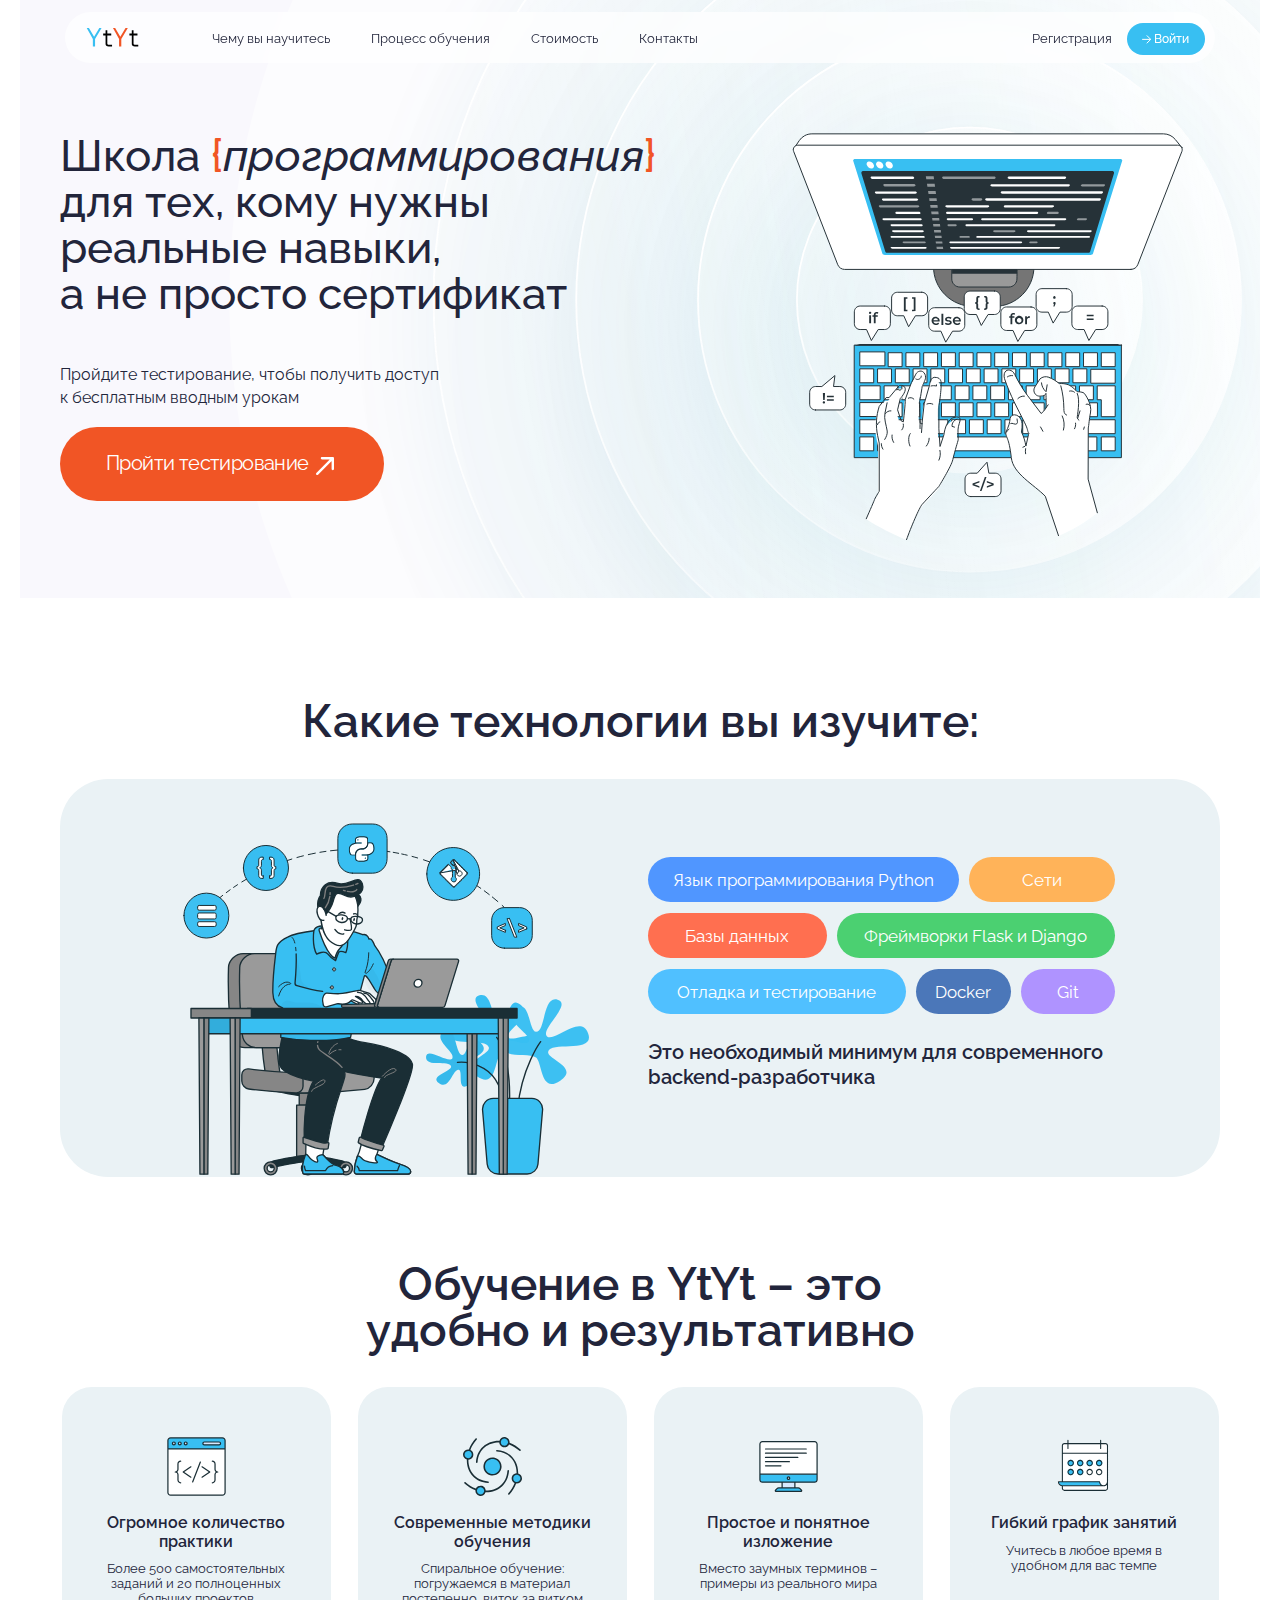
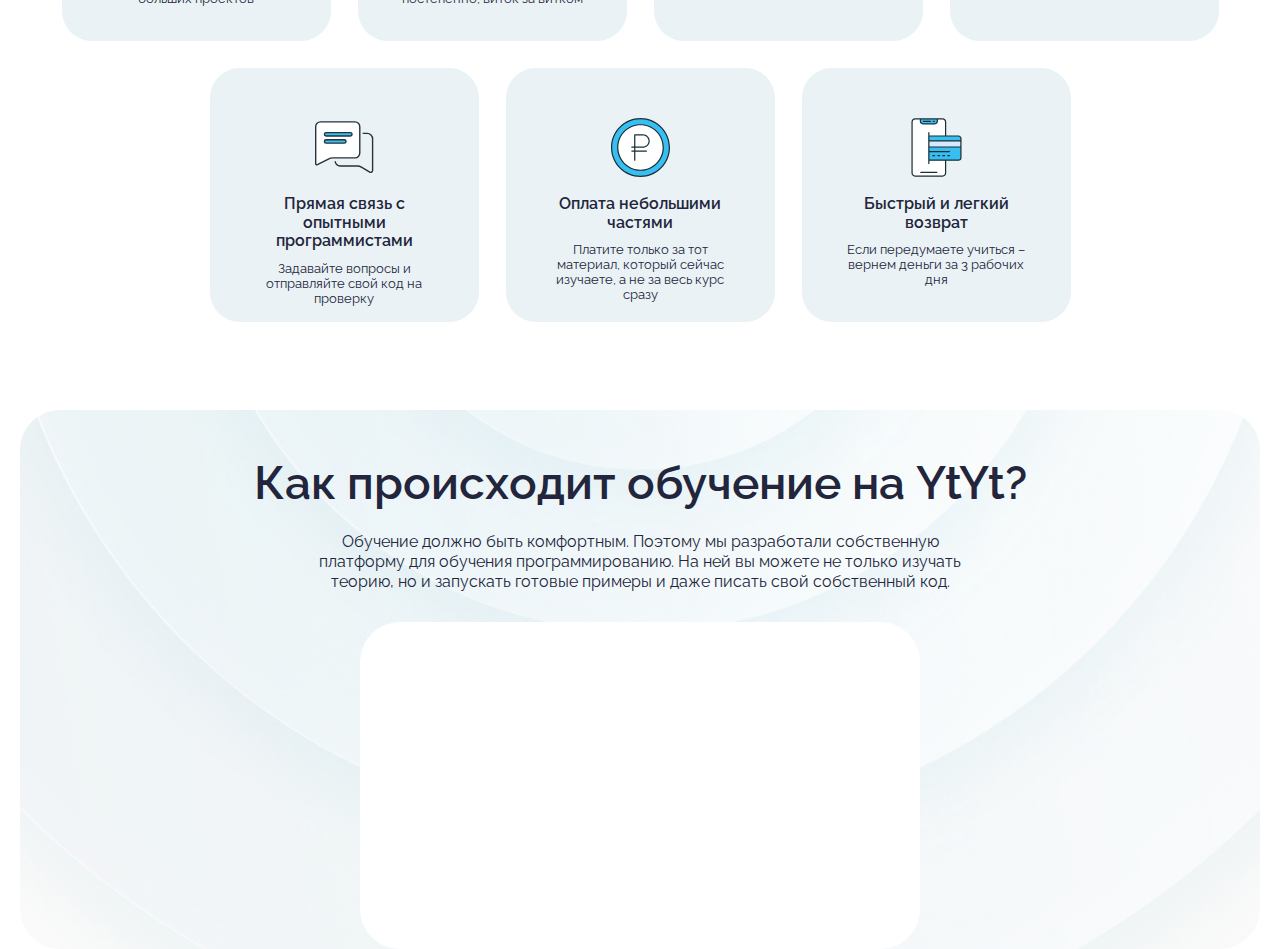
<file: index.html>
<!DOCTYPE html>
<html lang="ru">
  <head>
    <meta charset="UTF-8" />
    <meta name="viewport" content="width=device-width, initial-scale=1.0" />
    <meta
      name="description"
      content="Страница предлогает современные курсы по некоторым IT профессиям"
    />
    <title>Online Coding School</title>
    <link rel="preconnect" href="https://fonts.googleapis.com" />
    <link rel="preconnect" href="https://fonts.gstatic.com" crossorigin />
    <link
      href="https://fonts.googleapis.com/css2?family=Raleway:wght@600&display=swap"
      rel="stylesheet"
    />

    <link rel="icon" href="./images/piton.ico" sizes="any" />
    <link rel="icon" href="./images/piton.svg" type="image/svg+xml" />
    <link rel="apple-touch-icon" href="./images/piton.png" />

    <link rel="stylesheet" href="./style/main.css" />
    <link rel="stylesheet" href="./style/templates.css" />
    <link rel="stylesheet" href="./style/media.css" />
  </head>
  <body>
    <main class="conteiner">
      <header class="header" id="header">
        <a href="#!" class="header__logo-link">
          <img
            src="./images/new-svg/logo.svg"
            alt="Логотип компании"
            class="header__logo-img"
          />
        </a>
        <nav class="header__navigation">
          <ul class="header__nav-list">
            <li class="header__list-item">
              <a href="#!" class="header__list-link">Чему вы научитесь</a>
            </li>
            <li class="header__list-item">
              <a href="#!" class="header__list-link">Процесс обучения</a>
            </li>
            <li class="header__list-item">
              <a href="#!" class="header__list-link">Стоимость</a>
            </li>
            <li class="header__list-item">
              <a href="#!" class="header__list-link">Контакты</a>
            </li>

            <li class="header__list-item header__list-item_end">
              <a href="#!" class="header__list-link">Регистрация</a>
            </li>
            <li class="header__list-item">
              <a href="#!" class="header__list-item_button-style header__list-link">Войти</a>
            </li>
          </ul>
        </nav>

        <button class="menu-btn" id="mobile-nav-btn">
          <span></span>
          <span></span>
          <span></span>
        </button>
        
        <nav class="header__navigation_mobile" id="mobile-nav">
          <button class="test-page__close-button" id="closeNavigation">
            <img src="./images/close-button.svg" alt="кнопка закрыть тест" />
          </button>
          <ul class="header__nav-list_mobile">
            <li class="header__list-item_mobile">
              <a href="#!" class="header__list-link_mobile"
                >Чему вы научитесь</a
              >
            </li>
            <li class="header__list-item_mobile">
              <a href="#!" class="header__list-link_mobile">Процесс обучения</a>
            </li>
            <li class="header__list-item_mobile">
              <a href="#!" class="header__list-link_mobile">Стоимость</a>
            </li>
            <li class="header__list-item_mobile">
              <a href="#!" class="header__list-link_mobile">Контакты</a>
            </li>

            <li class="header__list-item_mobile header__list-item_end">
              <a href="#!" class="header__list-link_mobile">Регистрация</a>
            </li>
            <li class="header__list-item_mobile header__list-item_button-style">
              <a href="#!" class="header__list-link_mobile">Войти</a>
            </li>
          </ul>
        </nav>
      </header>
      <!-- ЗАТЕМНЕНИЕ ПРИ ОТКРЫТИИ БУРГЕРА display:none; START -->
      <div class="test-page__dark-cover_nav" id="dark-cover-nav"></div>
      <!-- ЗАТЕМНЕНИЕ ПРИ ОТКРЫТИИ БУРГЕРА display:none; END-->
      <div class="catch-cover">
        <div class="school__cover"></div>
        <section class="school">
          <div class="school__content-wrapper">
            <h1 class="school__title">
              Школа
              <span class="school__title_modification">программирования</span>
              <br />для тех, кому нужны реальные навыки,<br />
              а не просто сертификат
            </h1>
            <p class="school__text">
              Пройдите тестирование, чтобы получить доступ <br />
              к бесплатным вводным урокам
            </p>
            <button class="button school__lets-test" id="testStartButton">
              Пройти тестирование
            </button>

            <div class="test-page__dark-cover" id="testPage">
              <!-- 1-ая стр. теста -->
              <article
                class="test-page__test-panel test-page__test-panel_fist-page"
                id="articleOne"
              >
                <button class="test-page__close-button" id="closeButton">
                  <img
                    src="./images/close-button.svg"
                    alt="кнопка закрыть тест"
                  />
                </button>
                <h2 class="test-page__title">
                  Перед тем, как приступить к обучению, необходимо пройти
                  небольшой тест
                </h2>
                <p class="test-page__text">
                  Тест состоит из 4 заданий на логическое мышление и прочие
                  навыки, необходимые программисту. Задания не самые простые. Но
                  ни в коем случае не выбирайте ответы наугад. Если вы не можете
                  дать правильный ответ – выбирайте пункт «Не знаю».
                </p>
                <button
                  class="button test-page__lets-test-button"
                  id="openFirstPage"
                >
                  Начать тест
                </button>
              </article>

              <!-- 2-ая стр. теста -->
              <article
                class="test-page__test-panel test-page__test-panel_question1"
                id="articleTwo"
              >
                <button
                  class="test-page__close-button"
                  id="closeButtonTemplate"
                >
                  <img
                    src="./images/close-button.svg"
                    alt="кнопка закрыть тест"
                  />
                </button>
                <span class="first-question__sign">ЗАДАНИЕ №1</span>
                <h2 class="first-question__title" id="change-title">
                  Правильно! С логикой у вас все отлично
                </h2>
                <p class="first-question__text">
                  Так как 1 пачка макарон стоит 40 рублей, то любое количество
                  пачек будет стоить четное число рублей. Аналогично с печеньем.
                  А так как пакетов сока ровно 2, то за сок тоже нужно будет
                  отдать четное число рублей. Получается, что ни при каких
                  условиях в результате не может получиться нечетное число 525,
                  а значит, продавщица действительно пыталась обсчитать Ивана
                  Ивановича.

                  <span class="first-question__text_bold">
                    В этом задании проверялось ваше логическое мышление. Это
                    критически важный навык для любого программиста.
                  </span>
                </p>
                <button class="first-question__button" id="answer">
                  Далее
                </button>
              </article>

              <!-- 3-я стр. теста -->
              <article
                class="test-page__test-panel test-page__test-panel_question2"
                id="articleThree"
              >
                <button
                  class="test-page__close-button"
                  id="closeButtonTemplate2"
                >
                  <img
                    src="./images/close-button.svg"
                    alt="кнопка закрыть тест"
                  />
                </button>
                <span class="first-question__sign">ЗАДАНИЕ №1</span>
                <p class="first-question__text second-question__text">
                  Иван Иванович купил в магазине у дома несколько пачек макарон
                  по 40 рублей, несколько пачек печенья по 32 рубля и 2 пакета
                  сока. Продавщица сказала, что с него 525 рублей (скидка не
                  предусмотрена). Иван Иванович заявил, что его пытаются
                  обсчитать. Действительно ли продавщица ошиблась в подсчетах?
                </p>

                <form action="" class="question__question-form">
                  <label class="lable">
                    <input
                      type="radio"
                      class="question__input visualy-hidden"
                      name="choice"
                      value="yes"
                      required
                    />
                    <span class="question__pseudo-checkbox"></span>
                    Да, сумма явно неверная
                  </label>

                  <label class="lable">
                    <input
                      type="radio"
                      class="question__input visualy-hidden"
                      name="choice"
                      value="no"
                      required
                    />
                    <span class="question__pseudo-checkbox"></span>
                    Нет, такая сумма вполне могла получиться
                  </label>

                  <label class="lable">
                    <input
                      type="radio"
                      class="question__input visualy-hidden"
                      name="choice"
                      value="i dont know"
                      required
                    />
                    <span class="question__pseudo-checkbox"></span>
                    Не знаю, не получается решить
                  </label>
                </form>

                <button
                  class="first-question__button first-question__button_position-absolute"
                  id="submitButton"
                  type="submit"
                >
                  Ответить
                </button>
              </article>
            </div>
          </div>
          <picture>
          <source media="(max-width: 600px)" srcset="./images/comp-mobile.svg">
          <img
            class="school__img"
            src="./images/new-svg/comp-hands.svg"
            alt="картинка: руки ученика над клавиатурой, включенный в работу программист"
          />
        </picture>
        </section>
      </div>
      <section class="learn-tecnologies">
        <h2 class="learn-tecnologies__title">Какие технологии вы изучите:</h2>
        <div class="learn-tecnologies__content-wrapper">
          <img
            class="learn-tecnologies__img"
            src="./images/new-svg/man-coding.svg"
            alt="Парень сидит за компьютером и изучает информационные технологии с улыбкой на лице"
          />
          <div class="learn-tecnologies__items-wrapper">
            <ul class="learn-tecnologies__list">
              <li class="learn-tecnologies__item">
                <a href="#!" class="learn-tecnologies__link">
                  Язык программирования Python
                </a>
              </li>

              <li class="learn-tecnologies__item">
                <a href="#!" class="learn-tecnologies__link"> Сети </a>
              </li>

              <li class="learn-tecnologies__item">
                <a href="#!" class="learn-tecnologies__link"> Базы данных </a>
              </li>

              <li class="learn-tecnologies__item">
                <a href="#!" class="learn-tecnologies__link">
                  Фреймворки Flask и Django
                </a>
              </li>

              <li class="learn-tecnologies__item">
                <a href="#!" class="learn-tecnologies__link">
                  Отладка и тестирование
                </a>
              </li>

              <li class="learn-tecnologies__item">
                <a href="#!" class="learn-tecnologies__link"> Docker </a>
              </li>

              <li class="learn-tecnologies__item">
                <a href="#!" class="learn-tecnologies__link"> Git </a>
              </li>
            </ul>
            <p class="learn-tecnologies__text">
              Это необходимый минимум для современного backend-разработчика
            </p>
          </div>
        </div>
        <h3 class="learn-tecnologies__about-title">
          Обучение в YtYt – это удобно и результативно
        </h3>
        <ul class="learn-tecnologies__card-list">
          <li class="li__flex-grow-test">
            <a href="#!" class="learn-tecnologies__card-link">
              <img class="card-img" src="./images/new-svg/icon 1.svg" alt="" />
              <h4 class="card-title">Огромное количество практики</h4>
              <p class="card-text">
                Более 500 самостоятельных заданий и 20 полноценных больших
                проектов
              </p>
            </a>
          </li>
          <li class="li__flex-grow-test">
            <a href="#!" class="learn-tecnologies__card-link">
              <img class="card-img" src="./images/new-svg/icon 2.svg" alt="" />
              <h4 class="card-title">Современные методики обучения</h4>
              <p class="card-text">
                Спиральное обучение: погружаемся в материал постепенно, виток за
                витком
              </p>
            </a>
          </li>
          <li class="li__flex-grow-test">
            <a href="#!" class="learn-tecnologies__card-link">
              <img class="card-img" src="./images/new-svg/icon 3.svg" alt="" />
              <h4 class="card-title">Простое и понятное изложение</h4>
              <p class="card-text">
                Вместо заумных терминов – примеры из реального мира
              </p>
            </a>
          </li>
          <li class="li__flex-grow-test">
            <a href="#!" class="learn-tecnologies__card-link">
              <img class="card-img" src="./images/new-svg/icon 4.svg" alt="" />
              <h4 class="card-title">Гибкий график занятий</h4>
              <p class="card-text">
                Учитесь в любое время в удобном для вас темпе
              </p>
            </a>
          </li>
          <li class="li__flex-grow-test">
            <a href="#!" class="learn-tecnologies__card-link">
              <img class="card-img" src="./images/new-svg/icon 5.svg" alt="" />
              <h4 class="card-title">Прямая связь с опытными программистами</h4>
              <p class="card-text">
                Задавайте вопросы и отправляйте свой код на проверку
              </p>
            </a>
          </li>
          <li class="li__flex-grow-test">
            <a href="#!" class="learn-tecnologies__card-link">
              <img class="card-img" src="./images/new-svg/icon 6.svg" alt="" />
              <h4 class="card-title">Оплата небольшими частями</h4>
              <p class="card-text">
                Платите только за тот материал, который сейчас изучаете, а не за
                весь курс сразу
              </p>
            </a>
          </li>
          <li class="li__flex-grow-test">
            <a href="#!" class="learn-tecnologies__card-link">
              <img class="card-img" src="./images/new-svg/icon 7.svg" alt="" />
              <h4 class="card-title">Быстрый и легкий возврат</h4>
              <p class="card-text">
                Если передумаете учиться – вернем деньги за 3 рабочих дня
              </p>
            </a>
          </li>
        </ul>
      </section>
      <section class="how">
        <div class="how__cover"></div>

        <h2 class="how__heading">Как происходит обучение на YtYt?</h2>
        <p class="how__text">
          Обучение должно быть комфортным. Поэтому мы разработали собственную
          платформу для обучения программированию. На ней вы можете не только
          изучать теорию, но и запускать готовые примеры и даже писать свой
          собственный код.
        </p>
        <div class="inframe-box-container">
        <div class="how__v-box">
          <iframe
            class="how__iframe"
            width="560"
            height="315"
            src="https://www.youtube.com/embed/Fp4qOGXWKWU?si=nV9Ncc3SWHtXNK-S&amp;start=1664"
            title="YouTube video player"
            frameborder="0"
            allow="accelerometer; autoplay; clipboard-write; encrypted-media; gyroscope; picture-in-picture; web-share"
            allowfullscreen
          ></iframe>
        </div>
      </div>
      </section>
    </main>

    <script src="./JS/Script.js"></script>
  </body>
</html>
</file>
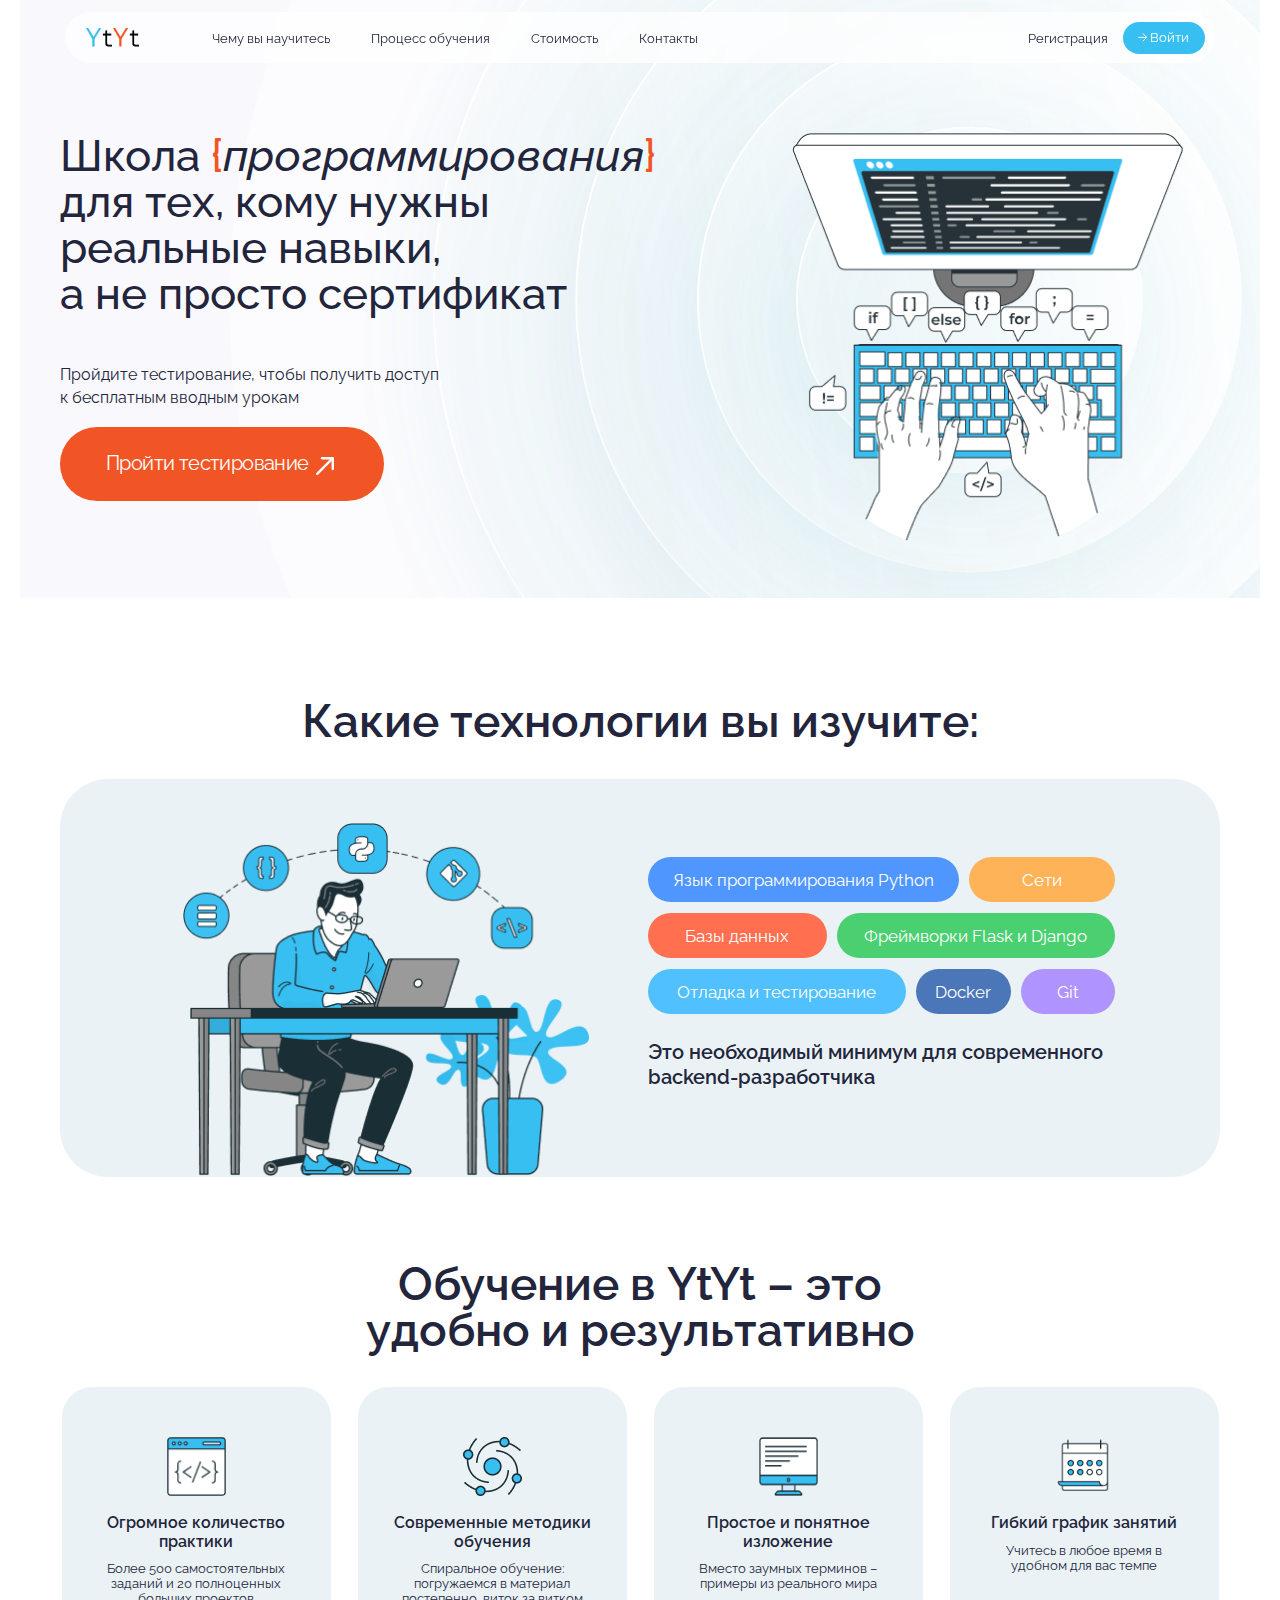
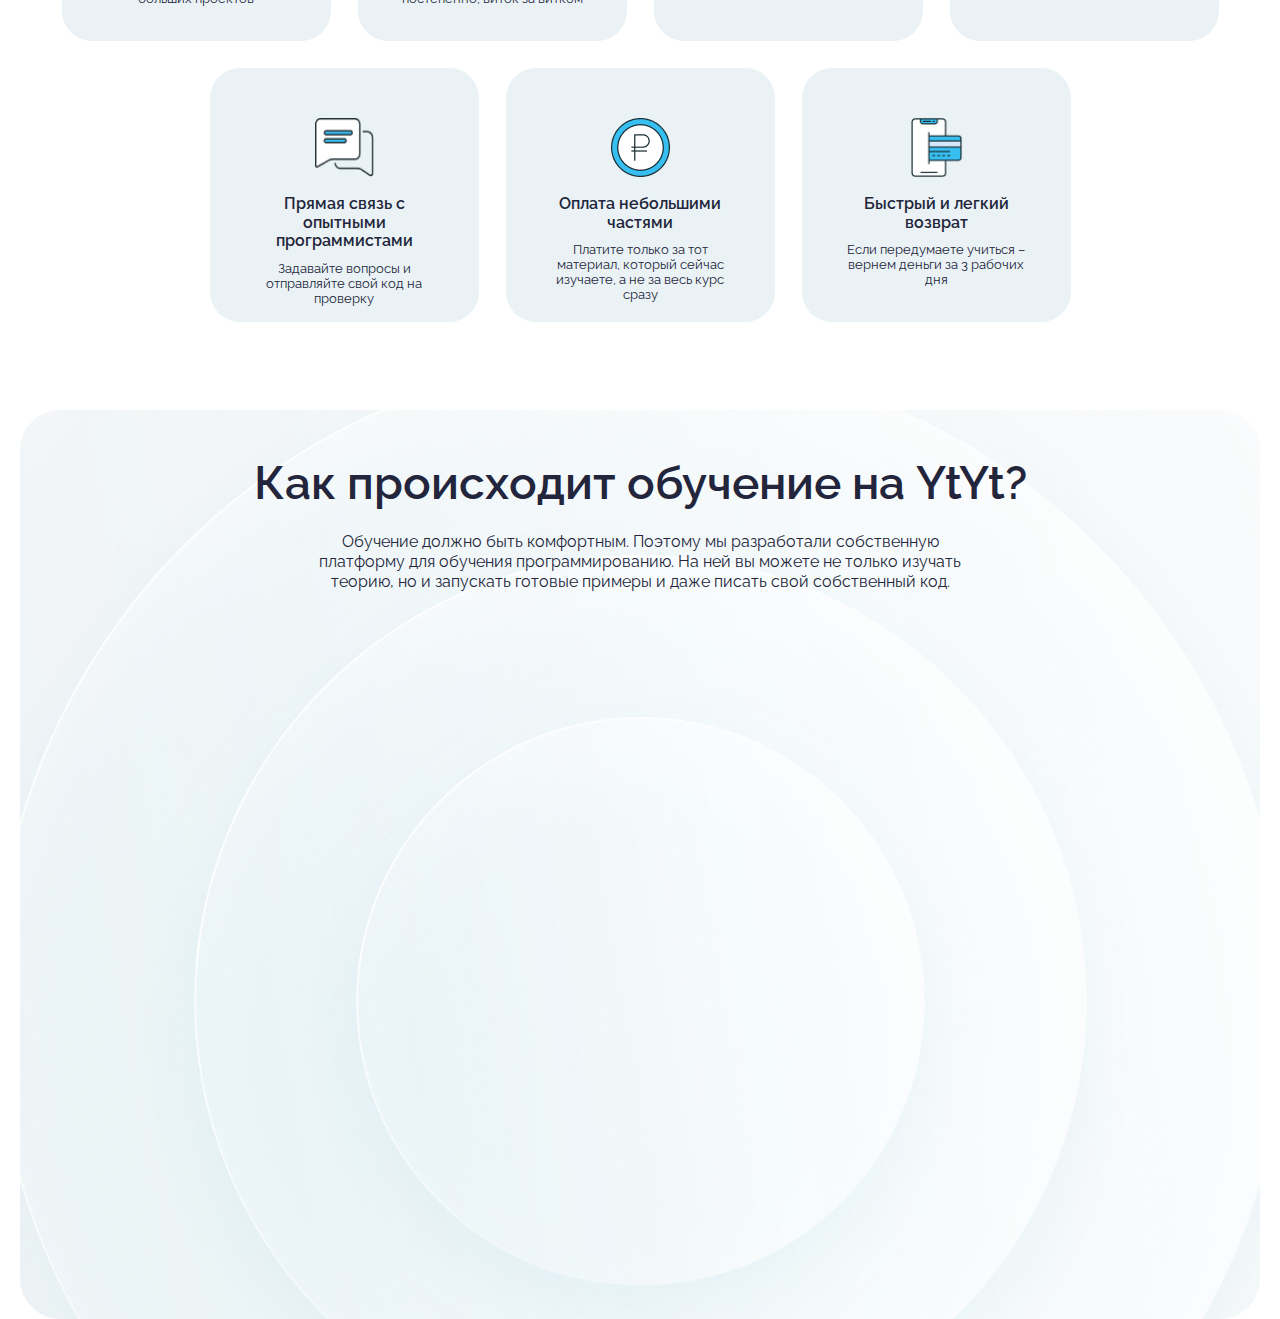
<file: main.html>
<!DOCTYPE html>
<html lang="ru">
  <head>
    <meta charset="UTF-8" />
    <meta name="viewport" content="width=device-width, initial-scale=1.0" />
    <meta
      name="description"
      content="Страница предлогает современные курсы по некоторым IT профессиям"
    />
    <title>Online Coding School</title>
    <link rel="preconnect" href="https://fonts.googleapis.com" />
    <link rel="preconnect" href="https://fonts.gstatic.com" crossorigin />
    <link
      href="https://fonts.googleapis.com/css2?family=Raleway:wght@600&display=swap"
      rel="stylesheet"
    />

    <link rel="icon" href="./images/piton.ico" sizes="any" />
    <link rel="icon" href="./images/piton.svg" type="image/svg+xml" />
    <link rel="apple-touch-icon" href="./images/piton.png" />

    <link rel="stylesheet" href="./style/main.css" />
    <link rel="stylesheet" href="./style/templates.css" />
    <link rel="stylesheet" href="./style/media.css" />
  </head>
  <body>
    <main class="conteiner">
      <header class="header" id="header">
        <a href="#!" class="header__logo-link">
          <img
            src="./images/Group 1.png"
            alt="Логотип компании"
            class="header__logo-img"
          />
        </a>
        <nav class="header__navigation">
          <ul class="header__nav-list">
            <li class="header__list-item">
              <a href="#!" class="header__list-link">Чему вы научитесь</a>
            </li>
            <li class="header__list-item">
              <a href="#!" class="header__list-link">Процесс обучения</a>
            </li>
            <li class="header__list-item">
              <a href="#!" class="header__list-link">Стоимость</a>
            </li>
            <li class="header__list-item">
              <a href="#!" class="header__list-link">Контакты</a>
            </li>

            <li class="header__list-item header__list-item_end">
              <a href="#!" class="header__list-link">Регистрация</a>
            </li>
            <li class="header__list-item header__list-item_button-style">
              <a href="#!" class="header__list-link">Войти</a>
            </li>
          </ul>
        </nav>

        <button class="menu-btn" id="mobile-nav-btn">
          <span></span>
          <span></span>
          <span></span>
        </button>

        <nav class="header__navigation_mobile" id="mobile-nav">
          <button class="test-page__close-button" id="closeNavigation">
            <img src="./images/close-button.svg" alt="кнопка закрыть тест" />
          </button>
          <ul class="header__nav-list_mobile">
            <li class="header__list-item_mobile">
              <a href="#!" class="header__list-link_mobile"
                >Чему вы научитесь</a
              >
            </li>
            <li class="header__list-item_mobile">
              <a href="#!" class="header__list-link_mobile">Процесс обучения</a>
            </li>
            <li class="header__list-item_mobile">
              <a href="#!" class="header__list-link_mobile">Стоимость</a>
            </li>
            <li class="header__list-item_mobile">
              <a href="#!" class="header__list-link_mobile">Контакты</a>
            </li>

            <li class="header__list-item_mobile header__list-item_end">
              <a href="#!" class="header__list-link_mobile">Регистрация</a>
            </li>
            <li class="header__list-item_mobile header__list-item_button-style">
              <a href="#!" class="header__list-link_mobile">Войти</a>
            </li>
          </ul>
        </nav>
      </header>
      <div class="catch-cover">
        <div class="school__cover"></div>
        <section class="school">
          <div class="school__content-wrapper">
            <h1 class="school__title">
              Школа
              <span class="school__title_modification">программирования</span>
              <br />для тех, кому нужны реальные навыки,<br />
              а не просто сертификат
            </h1>
            <p class="school__text">
              Пройдите тестирование, чтобы получить доступ <br />
              к бесплатным вводным урокам
            </p>
            <button class="button school__lets-test" id="testStartButton">
              Пройти тестирование
            </button>

            <div class="test-page__dark-cover" id="testPage">
              <!-- 1-ая стр. теста -->
              <article
                class="test-page__test-panel test-page__test-panel_fist-page"
                id="articleOne"
              >
                <button class="test-page__close-button" id="closeButton">
                  <img
                    src="./images/close-button.svg"
                    alt="кнопка закрыть тест"
                  />
                </button>
                <h2 class="test-page__title">
                  Перед тем, как приступить к обучению, необходимо пройти
                  небольшой тест
                </h2>
                <p class="test-page__text">
                  Тест состоит из 4 заданий на логическое мышление и прочие
                  навыки, необходимые программисту. Задания не самые простые. Но
                  ни в коем случае не выбирайте ответы наугад. Если вы не можете
                  дать правильный ответ – выбирайте пункт «Не знаю».
                </p>
                <button
                  class="button test-page__lets-test-button"
                  id="openFirstPage"
                >
                  Начать тест
                </button>
              </article>

              <!-- 2-ая стр. теста -->
              <article
                class="test-page__test-panel test-page__test-panel_question1"
                id="articleTwo"
              >
                <button
                  class="test-page__close-button"
                  id="closeButtonTemplate"
                >
                  <img
                    src="./images/close-button.svg"
                    alt="кнопка закрыть тест"
                  />
                </button>
                <span class="first-question__sign">ЗАДАНИЕ №1</span>
                <h2 class="first-question__title" id="change-title">
                  Правильно! С логикой у вас все отлично
                </h2>
                <p class="first-question__text">
                  Так как 1 пачка макарон стоит 40 рублей, то любое количество
                  пачек будет стоить четное число рублей. Аналогично с печеньем.
                  А так как пакетов сока ровно 2, то за сок тоже нужно будет
                  отдать четное число рублей. Получается, что ни при каких
                  условиях в результате не может получиться нечетное число 525,
                  а значит, продавщица действительно пыталась обсчитать Ивана
                  Ивановича.

                  <span class="first-question__text_bold">
                    В этом задании проверялось ваше логическое мышление. Это
                    критически важный навык для любого программиста.
                  </span>
                </p>
                <button class="first-question__button" id="answer">
                  Далее
                </button>
              </article>

              <!-- 3-я стр. теста -->
              <article
                class="test-page__test-panel test-page__test-panel_question2"
                id="articleThree"
              >
                <button
                  class="test-page__close-button"
                  id="closeButtonTemplate2"
                >
                  <img
                    src="./images/close-button.svg"
                    alt="кнопка закрыть тест"
                  />
                </button>
                <span class="first-question__sign">ЗАДАНИЕ №1</span>
                <p class="first-question__text second-question__text">
                  Иван Иванович купил в магазине у дома несколько пачек макарон
                  по 40 рублей, несколько пачек печенья по 32 рубля и 2 пакета
                  сока. Продавщица сказала, что с него 525 рублей (скидка не
                  предусмотрена). Иван Иванович заявил, что его пытаются
                  обсчитать. Действительно ли продавщица ошиблась в подсчетах?
                </p>

                <form action="" class="question__question-form">
                  <label class="lable">
                    <input
                      type="radio"
                      class="question__input visualy-hidden"
                      name="choice"
                      value="yes"
                      required
                    />
                    <span class="question__pseudo-checkbox"></span>
                    Да, сумма явно неверная
                  </label>

                  <label class="lable">
                    <input
                      type="radio"
                      class="question__input visualy-hidden"
                      name="choice"
                      value="no"
                      required
                    />
                    <span class="question__pseudo-checkbox"></span>
                    Нет, такая сумма вполне могла получиться
                  </label>

                  <label class="lable">
                    <input
                      type="radio"
                      class="question__input visualy-hidden"
                      name="choice"
                      value="i dont know"
                      required
                    />
                    <span class="question__pseudo-checkbox"></span>
                    Не знаю, не получается решить
                  </label>
                </form>

                <button
                  class="first-question__button first-question__button_position-absolute"
                  id="submitButton"
                  type="submit"
                >
                  Ответить
                </button>
              </article>
            </div>
          </div>
          <img
            class="school__img"
            src="./images/Layer coding 1.png"
            alt="картинка: руки ученика над клавиатурой, включенный в работу программист"
          />
        </section>
      </div>
      <section class="learn-tecnologies">
        <h2 class="learn-tecnologies__title">Какие технологии вы изучите:</h2>
        <div class="learn-tecnologies__content-wrapper">
          <img
            class="learn-tecnologies__img"
            src="./images/man-coding.png"
            alt="Парень сидит за компьютером и изучает информационные технологии с улыбкой на лице"
          />
          <div class="learn-tecnologies__items-wrapper">
            <ul class="learn-tecnologies__list">
              <li class="learn-tecnologies__item">
                <a href="#!" class="learn-tecnologies__link">
                  Язык программирования Python
                </a>
              </li>

              <li class="learn-tecnologies__item">
                <a href="#!" class="learn-tecnologies__link"> Сети </a>
              </li>

              <li class="learn-tecnologies__item">
                <a href="#!" class="learn-tecnologies__link"> Базы данных </a>
              </li>

              <li class="learn-tecnologies__item">
                <a href="#!" class="learn-tecnologies__link">
                  Фреймворки Flask и Django
                </a>
              </li>

              <li class="learn-tecnologies__item">
                <a href="#!" class="learn-tecnologies__link">
                  Отладка и тестирование
                </a>
              </li>

              <li class="learn-tecnologies__item">
                <a href="#!" class="learn-tecnologies__link"> Docker </a>
              </li>

              <li class="learn-tecnologies__item">
                <a href="#!" class="learn-tecnologies__link"> Git </a>
              </li>
            </ul>
            <p class="learn-tecnologies__text">
              Это необходимый минимум для современного backend-разработчика
            </p>
          </div>
        </div>
        <h3 class="learn-tecnologies__about-title">
          Обучение в YtYt – это удобно и результативно
        </h3>
        <ul class="learn-tecnologies__card-list">
          <li>
            <a href="#!" class="learn-tecnologies__card-link">
              <img class="card-img" src="./images/icon 1.png" alt="" />
              <h4 class="card-title">Огромное количество практики</h4>
              <p class="card-text">
                Более 500 самостоятельных заданий и 20 полноценных больших
                проектов
              </p>
            </a>
          </li>
          <li>
            <a href="#!" class="learn-tecnologies__card-link">
              <img class="card-img" src="./images/icon 2.png" alt="" />
              <h4 class="card-title">Современные методики обучения</h4>
              <p class="card-text">
                Спиральное обучение: погружаемся в материал постепенно, виток за
                витком
              </p>
            </a>
          </li>
          <li>
            <a href="#!" class="learn-tecnologies__card-link">
              <img class="card-img" src="./images/icon 3.png" alt="" />
              <h4 class="card-title">Простое и понятное изложение</h4>
              <p class="card-text">
                Вместо заумных терминов – примеры из реального мира
              </p>
            </a>
          </li>
          <li>
            <a href="#!" class="learn-tecnologies__card-link">
              <img class="card-img" src="./images/icon 4.png" alt="" />
              <h4 class="card-title">Гибкий график занятий</h4>
              <p class="card-text">
                Учитесь в любое время в удобном для вас темпе
              </p>
            </a>
          </li>
          <li>
            <a href="#!" class="learn-tecnologies__card-link">
              <img class="card-img" src="./images/icon 5.png" alt="" />
              <h4 class="card-title">Прямая связь с опытными программистами</h4>
              <p class="card-text">
                Задавайте вопросы и отправляйте свой код на проверку
              </p>
            </a>
          </li>
          <li>
            <a href="#!" class="learn-tecnologies__card-link">
              <img class="card-img" src="./images/icon 6.png" alt="" />
              <h4 class="card-title">Оплата небольшими частями</h4>
              <p class="card-text">
                Платите только за тот материал, который сейчас изучаете, а не за
                весь курс сразу
              </p>
            </a>
          </li>
          <li>
            <a href="#!" class="learn-tecnologies__card-link">
              <img class="card-img" src="./images/icon 7 1.png" alt="" />
              <h4 class="card-title">Быстрый и легкий возврат</h4>
              <p class="card-text">
                Если передумаете учиться – вернем деньги за 3 рабочих дня
              </p>
            </a>
          </li>
        </ul>
      </section>
      <section class="how">
        <div class="how__cover"></div>

        <h2 class="how__heading">Как происходит обучение на YtYt?</h2>
        <p class="how__text">
          Обучение должно быть комфортным. Поэтому мы разработали собственную
          платформу для обучения программированию. На ней вы можете не только
          изучать теорию, но и запускать готовые примеры и даже писать свой
          собственный код.
        </p>
        <div class="how__v-box">
          <iframe
            class="how__iframe"
            width="560"
            height="315"
            src="https://www.youtube.com/embed/Fp4qOGXWKWU?si=nV9Ncc3SWHtXNK-S&amp;start=1664"
            title="YouTube video player"
            frameborder="0"
            allow="accelerometer; autoplay; clipboard-write; encrypted-media; gyroscope; picture-in-picture; web-share"
            allowfullscreen
          ></iframe>
        </div>
      </section>
    </main>

    <script src="./JS/Script.js"></script>
  </body>
</html>
</file>
<file: style/templates.css>
.test-page__test-panel_question1 {
  position: absolute;
  display: flex;
  flex-direction: column;
  align-items: flex-start;
  padding: 36px 74px 37px 34px;
  text-align: left;
  margin: auto auto;
  z-index: 11;
  position: relative;
  max-width: 767px;
  overflow-y: auto;
  border-radius: 30px;
  background: #FFF;
  font-family: Raleway, sans-serif;
  color: #22253B;
  font-weight: 400;
  font-style: normal;
  text-wrap: balance;
}

.first-question__sign {
  padding: 8px 22px;
  border-radius: 49px;
  background: #EAEAEA;
  color: #22253B;
  text-align: center;
  font-family: Raleway, sans-serif;
  font-size: 14px;
  font-style: normal;
  font-weight: 400;
  line-height: 26px;
}

.first-question__title {
  margin: 37px 0 27px;
  color: #22253B;
  font-family: Raleway, sans-serif;
  font-size: 24px;
  font-style: normal;
  font-weight: 400;
  line-height: 26px;

}

.first-question__text {
  margin-bottom: 11px;
  color: #22253B;
  font-family: Raleway, sans-serif;
  font-size: 15px;
  font-style: normal;
  font-weight: 400;
  line-height: 22px;
}

.first-question__text_bold {
  font-weight: 600;
  font-size: 17px;
  display: block;
  padding-top: 30px;
}

.first-question__button {
  position: relative;
  align-self: flex-end;
  padding: 16px 42px 16px 22px;
  border-radius: 82px;
  background: #F15525;
  color: #FFF;
  text-align: center;
  font-family: Raleway, sans-serif;
  font-size: 15px;
  font-style: normal;
  font-weight: 500;
  line-height: 96.688%;
  letter-spacing: -0.45px;
}

.first-question__button::after {
  content: "";
  position: absolute;
  top: 18px;
  right: 12px;
  background-image: url(../images/flecha.svg);
  background-repeat: no-repeat;
  background-size: cover;
  display: block;
  width: 12px;
  height: 12px;

}


/* 3 страница теста */
.test-page__test-panel_question2 {
  display: flex;
  max-width: 750px;
  flex-direction: column;
  align-items: flex-start;
  padding: 36px 83px 52px 34px;
  text-wrap: balance;
  text-align: left;
}

.second-question__text {
  margin: 22px 0 46px;
}

.first-question__button_position-absolute{
  position: absolute;
  right: 28px;
  bottom: 50px;
}

.question__question-form {
  display: flex;
  flex-direction: column;
  gap: 14px;
  color: #22253B;
  font-family: Raleway, sans-serif;
  font-size: 15px;
  font-style: normal;
  font-weight: 500;
  line-height: 24px;
}

.lable {
  display: flex;
  align-items: center;
  gap: 18px;
}

.visualy-hidden {
  position: absolute; /* элемент вырывают из потока */
  width: 1px; /* делают элемент очень маленьким, но таким, чтобы не пропал совсем */
  height: 1px;
  margin: -1px; /* элемент убирают из поля зрения, сдвинув на размер самого себя */
  padding: 0; /* обнуляют отступы, они есть у некоторых элементов по умолчанию */
  border: 0; /* убирают границу, она тоже может быть у каких-то элементов */
  clip: rect(0 0 0 0); /* это свойство обрезает видимую область до нулевого значения */
  overflow: hidden; /* на всякий случай скрывают видимое за пределами блока */
}

.question__pseudo-checkbox {
  position: relative;
  display: inline-block;
  width: 22px;
  height: 22px;
  border-radius: 4px;
  background: #EAEAEA;
}

.question__input:checked + .question__pseudo-checkbox::before {
  content: '';
  position: absolute;
  inset: 4px;
  display: block;
  width: 14px;
  height: 14px;
  border-radius: 4px;
  background: #F15525;
  
}
</file>
<file: style/media.css>
@media (max-width: 1200px) {
  .header__nav-list {
    inline-size: 803px;
  }
}

@media (max-width: 1030px) {
  .school {
    flex-direction: column;
    align-items: center;
    gap: 35px;
  }

  .school__cover {
    inset: 0;
    height: initial;
    width: 100%;
    background-image: url(../images/mobile-heder-cover.png);
    background-position: top;
  }

  .school__img {
    margin: 0;
  }

  .catch-cover {
    height: auto;
  }

  .school__content-wrapper {
    align-items: center;
    text-align: center;
  }

  .test-page__test-panel {
    margin: auto 20px;

  }

  .test-page__test-panel_fist-page {
    padding: 35px 50px 24px;
  }

  .learn-tecnologies__img {
    display: none;
  }

  .learn-tecnologies__text {
    display: none;
  }

  .learn-tecnologies__content-wrapper {
    padding: 17px;
  }

  .learn-tecnologies__items-wrapper {
    margin: 0;
  }

  .header {
    width: 80%;
  }

  .header__navigation {
    display: none;
  }

  .header__navigation_mobile {
    position: absolute;
    top: 14px;
    right: 10px;
    z-index: 20;
    width: 256px;
    height: 576px;
    padding: 53px 32px;
    border-radius: 20px;
    background: #fff;
    color: #22253b;
    font-size: 20px;
    font-style: normal;
    font-weight: 500;
    line-height: 100%;
  }

  .menu-btn {
    position: absolute;
    top: 17px;
    right: 24px;
    display: flex;
    flex-direction: column;
    gap: 3px;
    width: 20px;
    height: 16px;
    background-color: transparent;
    border: none;
  }

  .menu-btn span {
    width: 100%;
    height: 30%;
    border-radius: 40px;
    background-color: #f15525;
  }

  .test-page__close-button {
    top: 15px;
    right: 15px;
  }

  .header__nav-list_mobile {
    display: grid;
    gap: 5px;
  }

  .header__list-link_mobile {
    display: block;
    color: #22253b;
    font-size: 20px;
    font-style: normal;
    font-weight: 500;
    line-height: 100%;
  }

  .header__list-link_mobile:not(.header__list-item_mobile:last-child .header__list-link_mobile):hover {
    color: #f15525;
  }

  .header__list-item_end {
    margin-left: 0;
  }

  .header__list-item_button-style {
    justify-self: start;
    align-self: flex-end;
    display: flex;
    text-align: center;
    justify-content: center;
    width: 132.862px;
    height: 42px;
    margin: 0;
  }

  .header__list-item_button-style::before {
    left: 20px;
    top: 12px;
    width: 15px;
    height: 15px;
    background-repeat: no-repeat;
    background-size: cover;
  }
}

@media (max-width: 600px) {
  .school__title {
    font-size: 24px;
    line-height: 100%;
  }

  .school__text {
    font-size: 12px;
    line-height: 150%;
  }

  .school__lets-test {
    font-size: 16px;
    line-height: 96.688%;
    letter-spacing: -0.54px;
    padding: 20px 45px 20px 30px
  }

  .school__lets-test::after {
    top: 22px;
    right: 25px;
    width: 15px;
    height: 15px;
  }

  .test-page__title {
    font-size: 18px;
    line-height: 100%;
  }
  
  .test-page__text {
    font-size: 12px;
    line-height: 100%;
    margin: 14px 0 12px;
  }

  .test-page__lets-test-button {
    padding: 15px 30px 15px 22px;
  }

  .learn-tecnologies__title {
    font-size: 24px;
    line-height: 108%;
  }

  .test-page__test-panel_fist-page .button::after {
    right: 11px;
    top: 20px;
    width: 13px;
    height: 13px;
  }

  .first-question__button_position-absolute {
    right: 11px;
    bottom: 11px;
}

.question__question-form {
  gap: 8px;
  font-size: 10px;
  line-height: 120%;
}

  .second-question__text {
    margin: 15px 0 20px;
    font-size: 13px;
    line-height: 120%;
  }

  .first-question__title {
    font-size: 18px;
    line-height: 120%;
  }

  .first-question__text {
    font-size: 13px;
    line-height: 120%;
  }

  .first-question__text_bold {
    font-size: 13px;
    line-height: 120%;
  }

  .test-page__test-panel_question2 {
    padding: 28px 50px 30px 30px;
    text-wrap: balance;
    
}

  .learn-tecnologies__about-title {
    font-size: 24px;
    line-height: 108%;
  }

  .card-title {
    font-size: 12px;
    line-height: 100%;
    margin: 10px 0 6px;
  }

  .card-text {
    font-size: 9px;
    line-height: 12px;
  }

  .learn-tecnologies__link {
    font-size: 14px;
  }

  .learn-tecnologies__card-link {
    width: 145px;
    height: 175px;
    padding: 24px 9px 20px;
  }

  .how__heading {
    font-size: 24px;
    line-height: 100%;
  }

  .how__text {
    font-size: 12px;
    line-height: 150%;
  }
  
}
</file>
<file: style/main.css>
@import url(./reset.css);

html {
  block-size: 100%;
}

body {
  block-size: 100%;
  font-family: Raleway, sans-serif;
  
}

.conteiner {
  position: relative;
  display: flex;
  flex-direction: column;
  align-items: center;
  max-width: 1400px;
  padding: 0 20px;
  margin: 0 auto;
}

.button {
  position: relative;
  color: #FFF;
  text-align: center;
  font-size: 20px;
  font-weight: 400;
  line-height: 96.688%;
  letter-spacing: -0.6px;
  border-radius: 82px;
  background: #F15525;
  font-style: normal;
}

.button::after {
  content: "";
  position: absolute;
  right: 25px;
  top: 30px;
  width: 18px;
  height: 18px;
  background-image: url(../images/arrow\ 2.svg);
  background-size: cover;
  background-repeat: no-repeat;

}

/* ХЕДЕР */
.header {
  position: fixed;
  z-index: 5;
  display: flex;
  align-items: center;
  top: 12px;
  left: auto;
  right: auto;
  height: 51px;
  width: fit-content;
  padding-left: 21px;
  border-radius: 75px;
  background: rgba(255, 255, 255, 0.70);
  backdrop-filter: blur(7.5px);
}

.header__logo-link {
  display: block;
  min-inline-size: 53px;
  height: 19.459px;
}

.header__logo-img {
  height: 100%;
  width: 100%;
}

.header__navigation {
  margin-left: 73px;
}

.header__navigation_mobile {
  display: none;
}
.menu-btn {
  display: none;
}

.header__nav-list {
  display: flex;
  inline-size: 1003px;
  align-items: center;

}

.header__list-item:nth-child(1),
.header__list-item:nth-child(2),
.header__list-item:nth-child(3) {
  margin-right: 41px;
}

.header__list-item_button-style .header__list-link  {
  color: #FFF;
}

.header__list-link {
  color: #22253B;
  text-align: center;
  font-family: Raleway, sans-serif;
  font-size: 13px;
  font-style: normal;
  font-weight: 400;
  line-height: 104.4%;
}

/* Тут у нас какие-то проблемы с выделением текста цветом по ховеру */

.header__list-item:last-child .header__list-link {
  color: #fff;
}

.header__list-item:not(:last-child):hover .header__list-link {
  color: #F15525;
}


.header__list-item_end {
  margin-left: auto;

}

.header__list-item_button-style .header__list-link:focus-visible {
  outline: none;
}

.header__list-item_button-style:has(:focus) {
  outline: 4px solid #000;
  outline-offset: 3px;
}

.header__list-item_button-style {
  position: relative;
  margin-left: 15px;
  margin-right: 10px;
  padding: 9px 16px 9px 27px;
  border-radius: 34px;
  background: #38BFF2;
  font-size: 12px;
  font-weight: 500;
}

.header__list-item_button-style::before {
  content: "";
  position: absolute;
  left: 15px;
  top: 11.5px;
  width: 9px;
  height: 9px;
  background-image: url(../images/flecha.svg);
  object-fit: cover;
}

.header__list-item_button-style:hover {
  background: #F15525;
}


/* 1-ая СЕКЦИЯ */

.catch-cover {
  position: relative;
  width: 100%;
  height: 598px;
  background: #F9F8FD;
  z-index: 0;
  margin-bottom: 100px;

}

.school {
  display: flex;
  gap: 122px;
  justify-content: space-between;
  max-width: 1160px;
  margin: 133px auto 0;
  color: #22253B;
  font-family: Raleway, sans-serif;
  font-size: 44px;
  font-style: normal;
  font-weight: 500;
  line-height: 46px;
}

.school__cover {
  position: absolute;
  top: 0;
  left: 190px;
  right: 0;
  height: 100%;
  background-image: url(../images/new-svg/First-cover.svg);
  background-size: cover;
  overflow: visible;
  background-repeat: no-repeat;
  z-index: -1;
}

.school__content-wrapper {
  display: flex;
  flex-direction: column;
  align-items: start;
  
}

.school__title_modification {
  font-style: italic;
}

.school__title_modification::before {
  content: "{";
  color: #F15525;
  font-style: normal;
}

.school__title_modification::after {
  content: "}";
  color: #F15525;
  font-style: normal;
}

.school__text {
  font-size: 16px;
  font-weight: 400;
  line-height: 23px;
  margin: 45.5px 0 18px;
}

.school__lets-test {
  padding: 27px 75px 28px 46px;
}



.school__lets-test::after {
  right: 50px;
}

.school__img {
  max-width: 390.895px;
  max-height: 408.153px;
  margin-right: 37px;
}

/* 2-ая СЕКЦИЯ */

.learn-tecnologies {
  display: flex;
  flex-direction: column;
  align-items: center;
  margin-bottom: 87.5px;
  max-width: 1160px;
  color: #22253B;
  font-family: Raleway, sans-serif;
  font-size: 13px;
  font-style: normal;
  font-weight: 400;
  line-height: 15px;
  text-align: center;
}

.learn-tecnologies__title {
  font-size: 46px;
  font-weight: 600;
  line-height: 46px;
  margin-bottom: 35px;
}

.learn-tecnologies__content-wrapper {
  display: flex;
  gap: 59px;
  align-items: center;
  padding: 0 104px 0 123px;
  border-radius: 48px;
  background: #EAF2F5;
}

.learn-tecnologies__img {
  width: 407.082px;
  height: 352.854px;
  margin-top: 42px;
}

.learn-tecnologies__items-wrapper {
  margin: 78px 0 87px;

}

.learn-tecnologies__list {
  display: flex;
  flex-wrap: wrap;
  gap: 11px 10px;
  max-width: 467px;
  margin-bottom: 26px;
}

.learn-tecnologies__item {
  display: inline-block;
  flex: 2;
}

.learn-tecnologies__item:nth-child(2) {
  flex: 1;
}

.learn-tecnologies__item:last-child {
  flex: 1;
}

.learn-tecnologies__link {
  display: flex;
  color: #FFF;
  justify-content: center;
  align-items: center;
  font-size: 17px;
  line-height: 46px;
  border-radius: 44px;
  background: #5096FF;
  padding: 11px;

}

/* СПИСОК ПРЕДМЕТОВ С РАЗНЫМИ ЦВЕТАМИ */

.learn-tecnologies__item:first-child .learn-tecnologies__link {

  background: #5096FF;
  min-width: 311px;
  height: 45.133px;
}

.learn-tecnologies__item:nth-child(2) .learn-tecnologies__link {
 
  background: #FFB359;
  min-width: 89px;
  height: 45.133px;
}

.learn-tecnologies__item:nth-child(3) .learn-tecnologies__link {
  background: #FF6F50;
  min-width: 151.165px;
  height: 45.133px;
}

.learn-tecnologies__item:nth-child(4) .learn-tecnologies__link {
  background: #4BD071;
  min-width: 277.481px;
  height: 45.133px;
}

.learn-tecnologies__item:nth-child(5) .learn-tecnologies__link {
  background: #50C0FF;
  min-width: 258px;
  height: 45.133px;
}

.learn-tecnologies__item:nth-child(6) .learn-tecnologies__link {
  background: #4B77B9;
  min-width: 95px;
  height: 45.133px;
}

.learn-tecnologies__item:last-child .learn-tecnologies__link {
  background: #AF93FF;
  min-width: 93.833px;
  height: 45.133px;
}

/* finish */

.learn-tecnologies__text {
  color: #22253B;
  font-size: 20px;
  font-weight: 600;
  line-height: 25px;
  text-align: left;
}

/* 2 часть первой секции */

.learn-tecnologies__about-title {
  max-width: 598px;
  margin: 84px auto 34px;
  color: #22253B;
  font-family: Raleway, sans-serif;
  text-align: center;
  font-size: 46px;
  font-style: normal;
  font-weight: 600;
  line-height: 46px;
}

.learn-tecnologies__card-list {
  display: flex;
  gap: 27px;
  justify-content: center;
  flex-wrap: wrap;
  flex-basis: 270px;
  
}

/* .li__flex-grow-test {
  flex-grow: 1;
  flex-shrink: 1;
} */

.learn-tecnologies__card-link {
  display: block;
  width: 269px;
  height: 254px;
  padding: 50px 35px 31px;
  border-radius: 30px;
  background: #EAF2F5;
  color: #22253B;
  text-align: center;
  font-family: Raleway, sans-serif;
  font-size: 16px;
  font-style: normal;
  font-weight: 600;
  line-height: 18.5px;
}

.card-img {
  width: 59px;
  height: 59px;
}

.card-title {
  margin: 18px 0 10px;
}

.card-text {
  text-align: center;
  font-size: 13px;
  font-weight: 400;
  line-height: 15px;
}


/* TEST PAGE DARK */

.test-page__dark-cover {
  position: fixed;
  z-index: 10;
  inset: 0;
  background: linear-gradient(0deg, rgba(25, 26, 38, 0.90) 0%, rgba(25, 26, 38, 0.90) 100%);
  display: none; 
  justify-content: center;
  align-items: center;
}

.test-page__dark-cover_nav {
  position: fixed;
  z-index: 2;
  inset: 0;
  background: linear-gradient(0deg, rgba(25, 26, 38, 0.90) 0%, rgba(25, 26, 38, 0.90) 100%);
  display: none; 
  justify-content: center;
  align-items: center;
}


/* КОМПОНЕНТ СТРАНИЦЫ ТЕСТА */
.test-page__test-panel {
  margin: auto auto;
  z-index: 11;
  position: relative;
  max-width: 740px;
  
  overflow-y: auto;
  border-radius: 30px;
  background: #FFF;
  font-family: Raleway, sans-serif;
  color: #22253B;
  text-align: center;
  font-weight: 400;
  font-style: normal;
  text-wrap: balance;
  transform: translateY(-20px);
  transition: opacity 0.3s ease-in-out, transform 0.3s ease-in-out;
}
/* КОМПОНЕНТ СТРАНИЦЫ ТЕСТА */

.test-page__test-panel_fist-page {
  padding: 55px 112px 41px;
}

.test-page__close-button {
  position: absolute;
  top: 25px;
  right: 28px;
  height: 17px;
  width: 17px;
  margin: 5px;
}

.test-page__title {
  font-size: 24px;
  line-height: 26px;
}

.test-page__text {
  font-size: 15px;
  line-height: 20px;
  margin: 22px 0 20px;
}

.test-page__lets-test-button {
  padding: 25px 47px 26px 33px;
}

/* СЕКЦИЯ С ВИДЕО */

.how {
  position: relative;
  border-radius: 40px;
  overflow: hidden;
  inline-size: 100%;
  text-align: center;
  color: #22253B;
  font-family: Raleway, sans-serif;
  font-size: 16px;
  font-style: normal;
  font-weight: 400;
  line-height: 20px; 
}

.how__cover {
  position: absolute;
  inset: 0;
  width: 100%;
  height: 220%;
  z-index: -1;
  background: url(../images/Group\ main\ 2.png) bottom /cover no-repeat;
}

.how__heading {
  margin-top: 50px;
  font-size: 46px;
  font-weight: 600;
  line-height: 46px; 
}

.how__text {
  max-width: 642px;
  text-wrap: balance;
  margin: 26px auto 30px;
}

/* 2 обертки для вставки INFRAME чтоб было красиво и все дела =( */

.inframe-box-container {
  margin: 0 auto;
  max-width: 560px;
  background-color: #fff;
  border-radius: 40px;
  padding: 10px 18px 22px;
}

.how__v-box {
  position: relative;
  padding-bottom: 56.25%; 
  display: block;
  max-width: 560px;
  max-height: 350px;
  /* height: fit-content; */
}

.how__iframe {
  border-radius: 40px;
  position: absolute;
  top: 0;
  left: 0;
  width: 100%;
  max-width: 524px;
  height: 100%;
  max-height: 314.667px;
  
}
</file>
